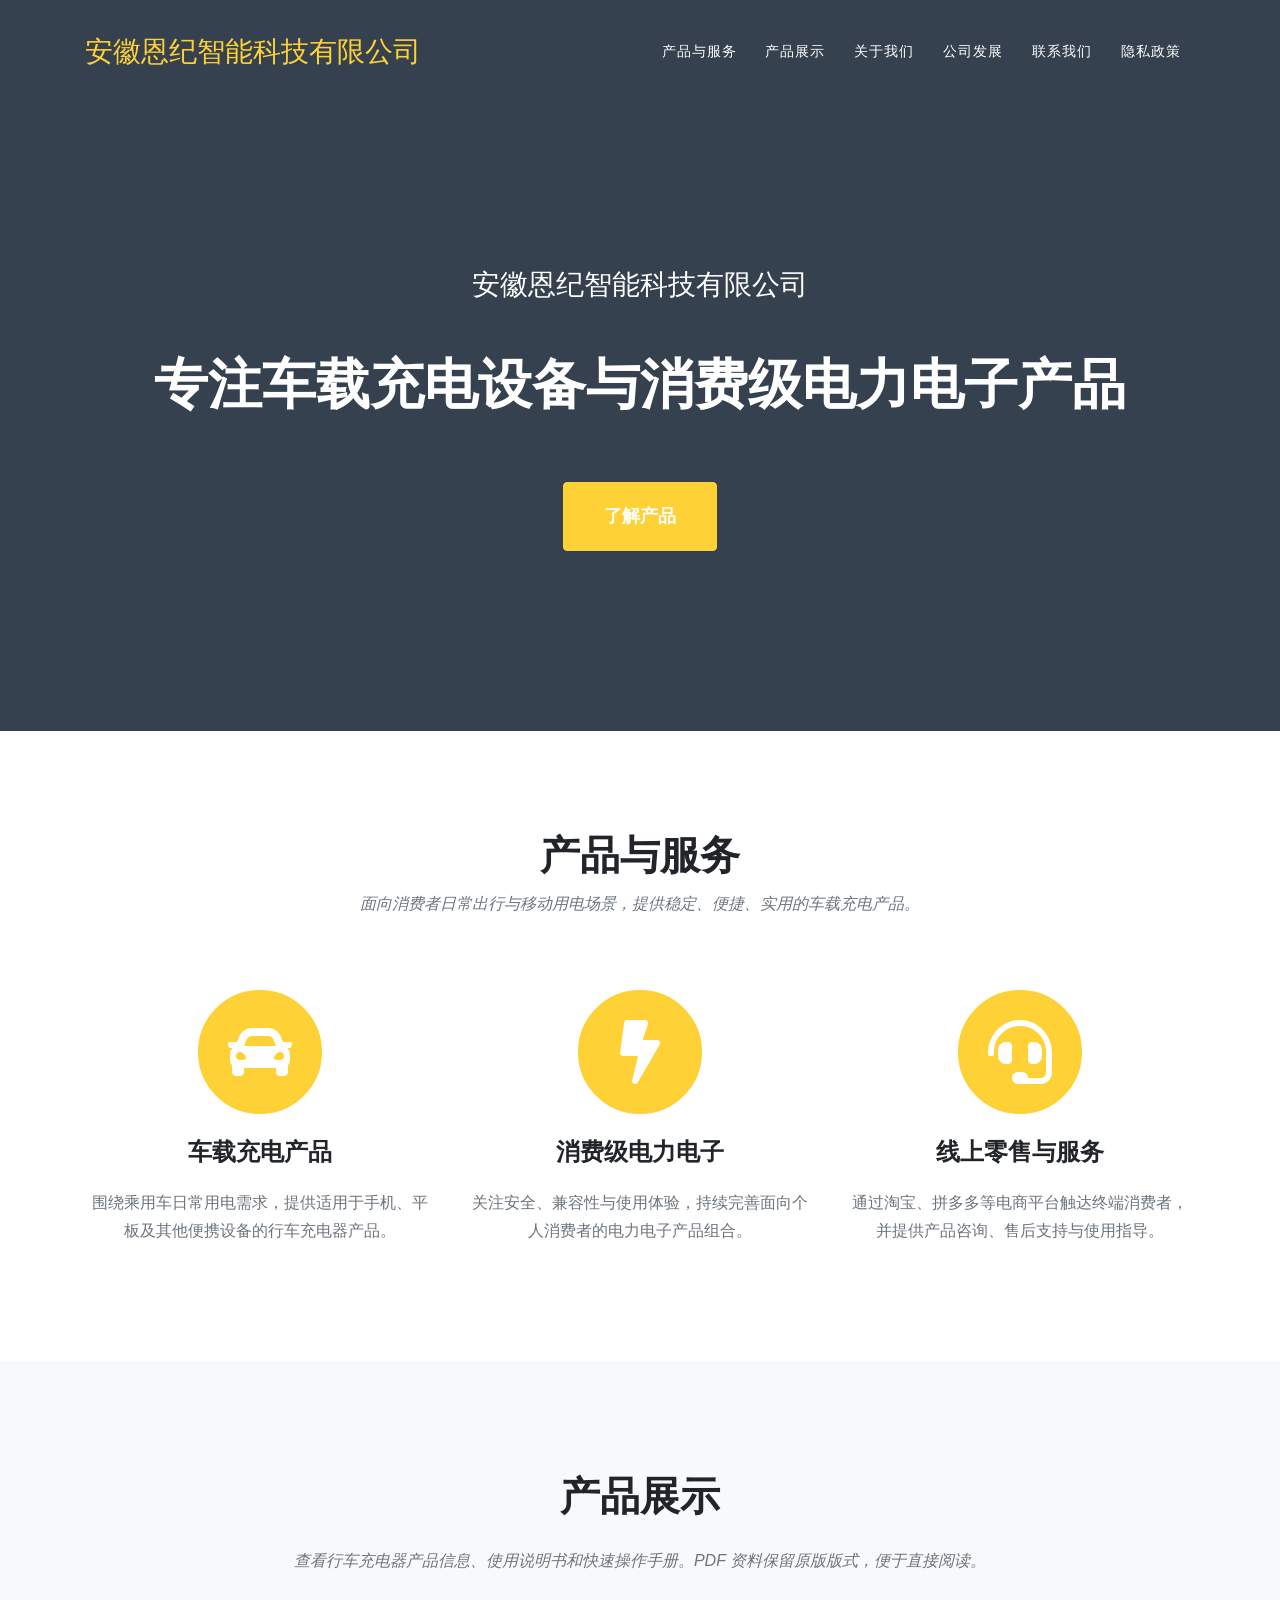
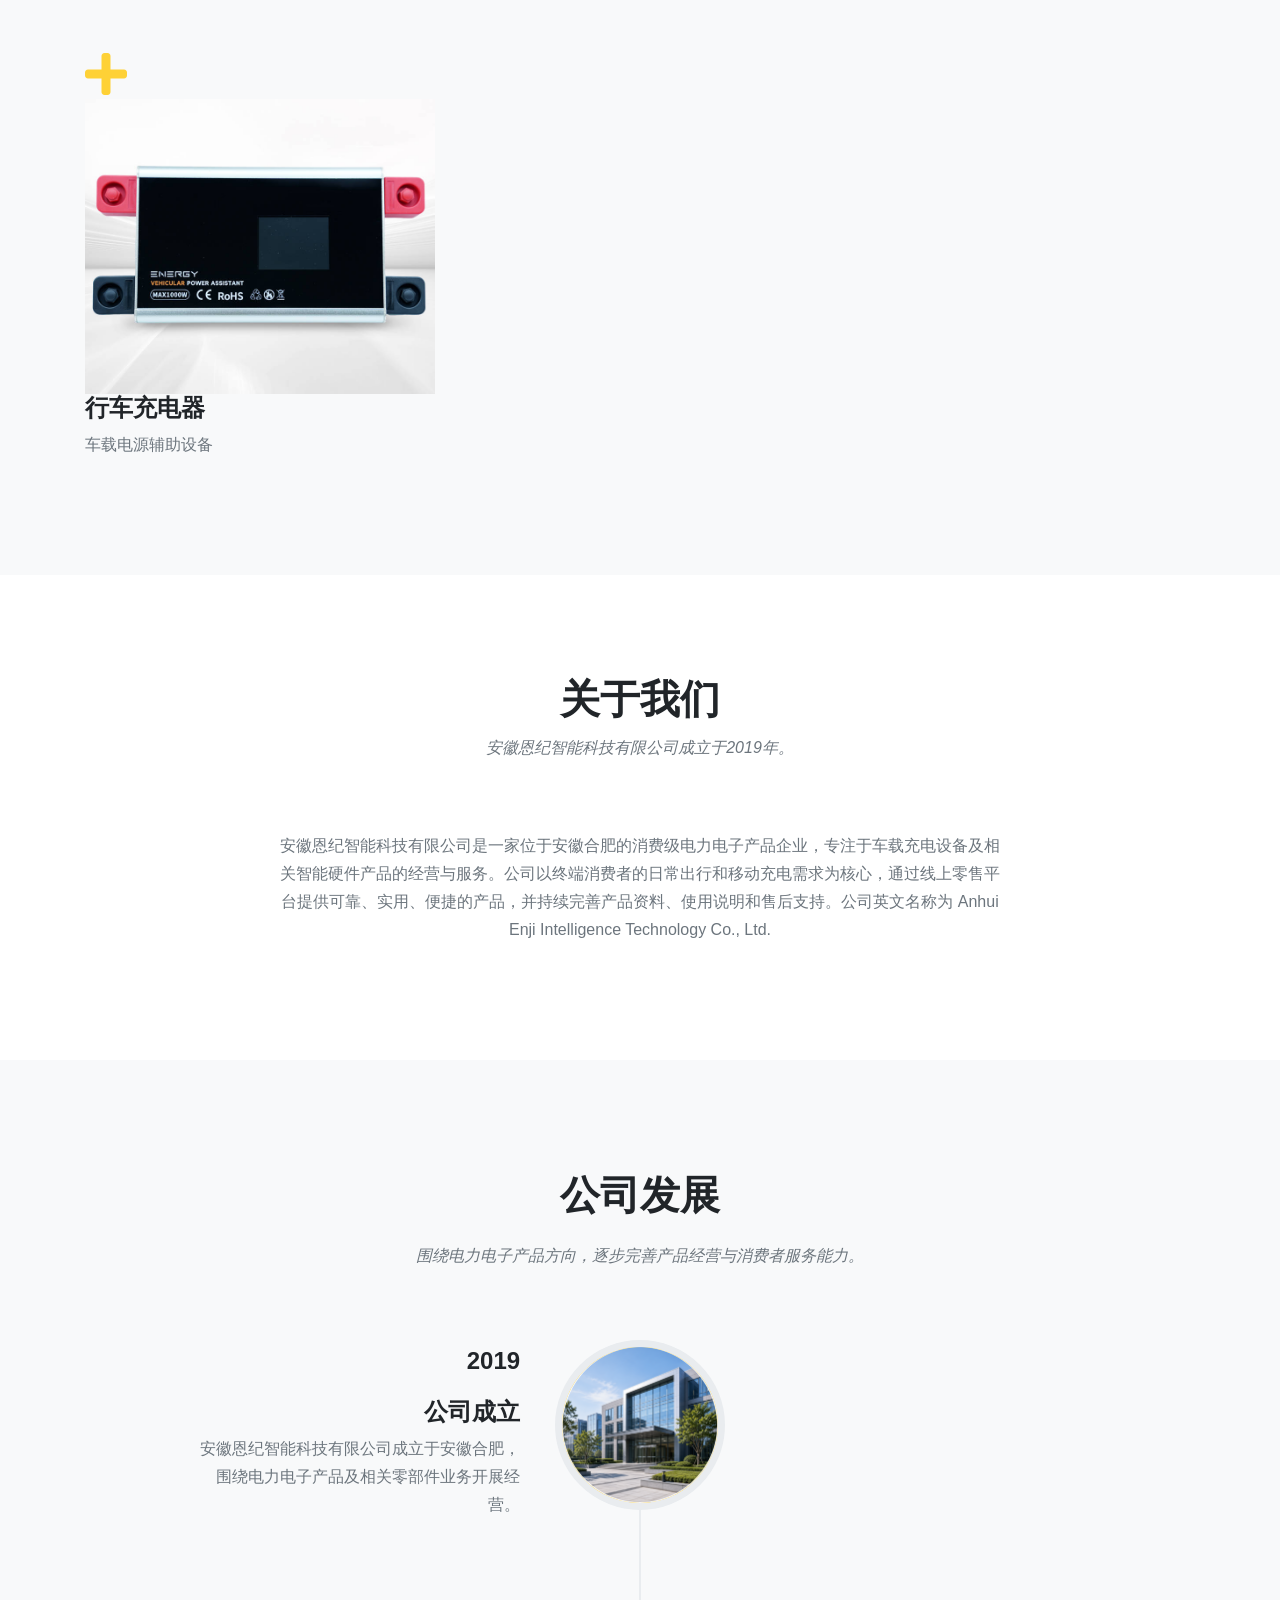
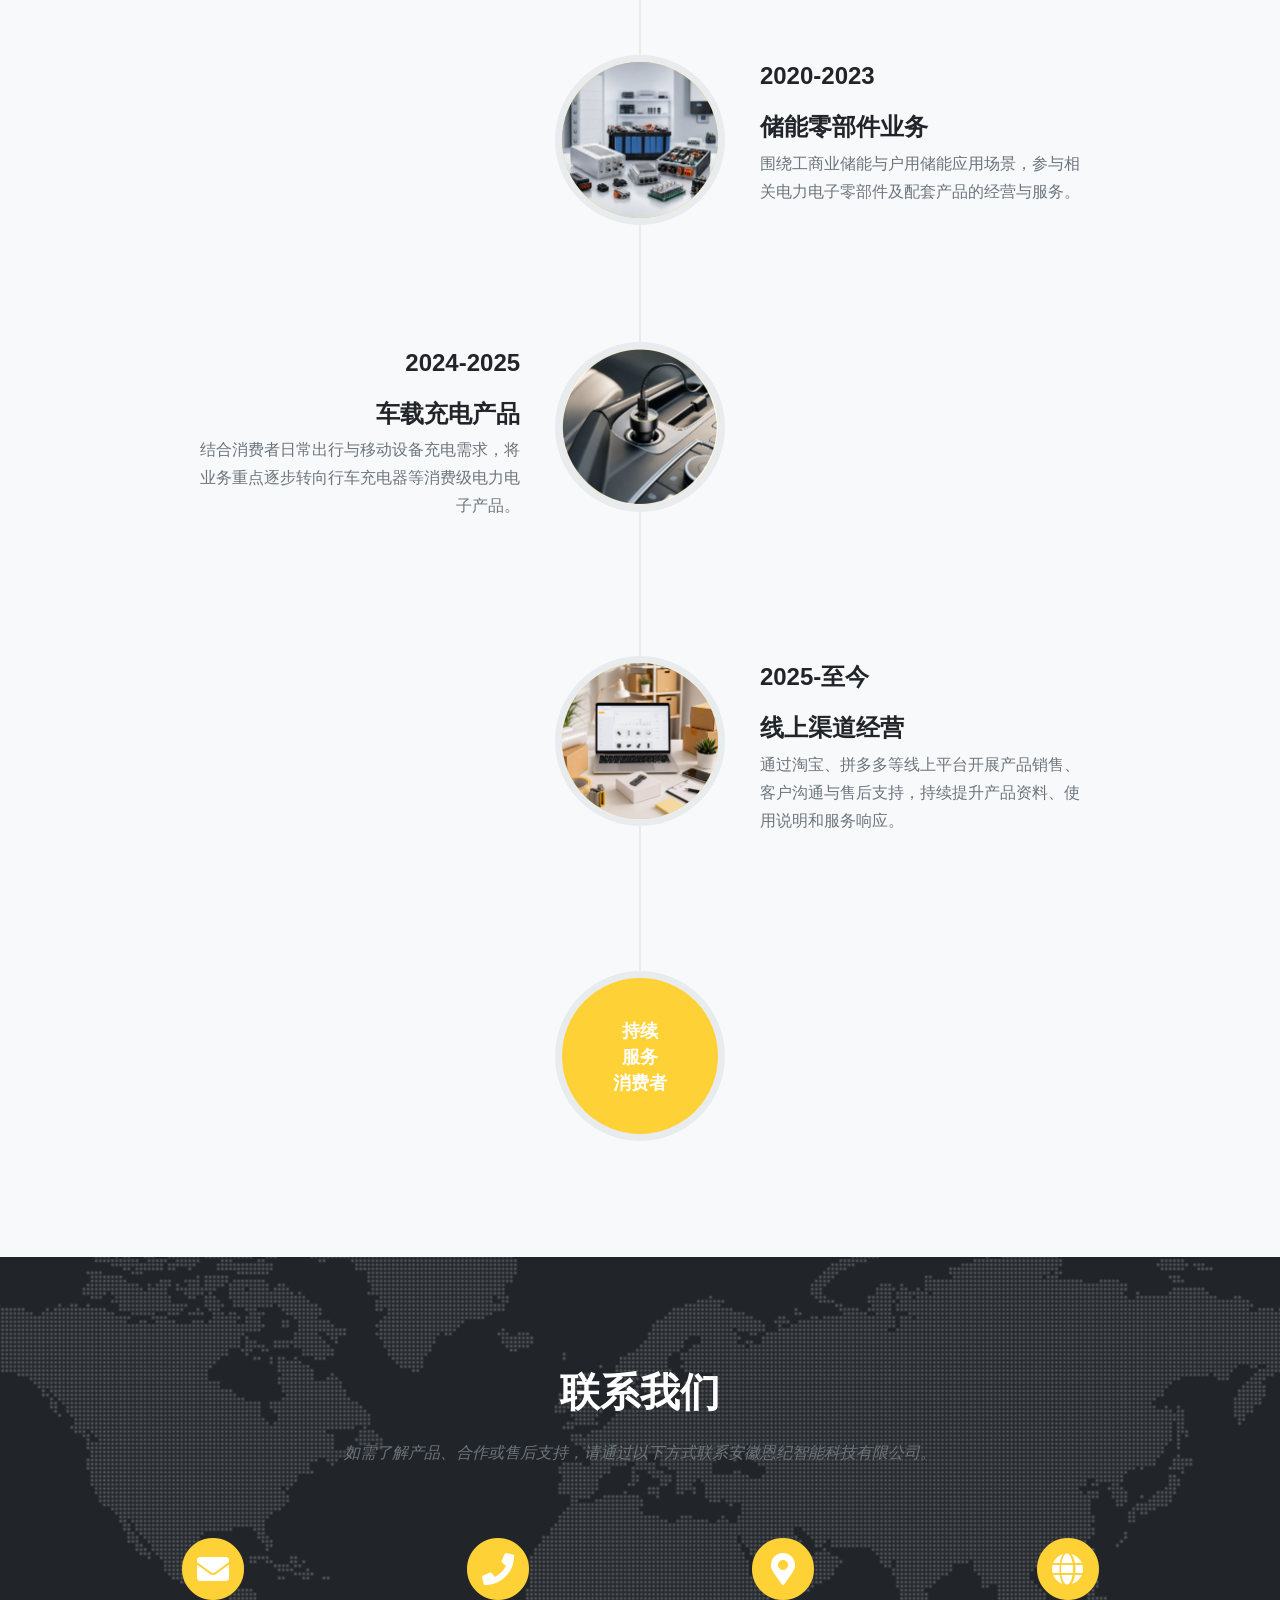
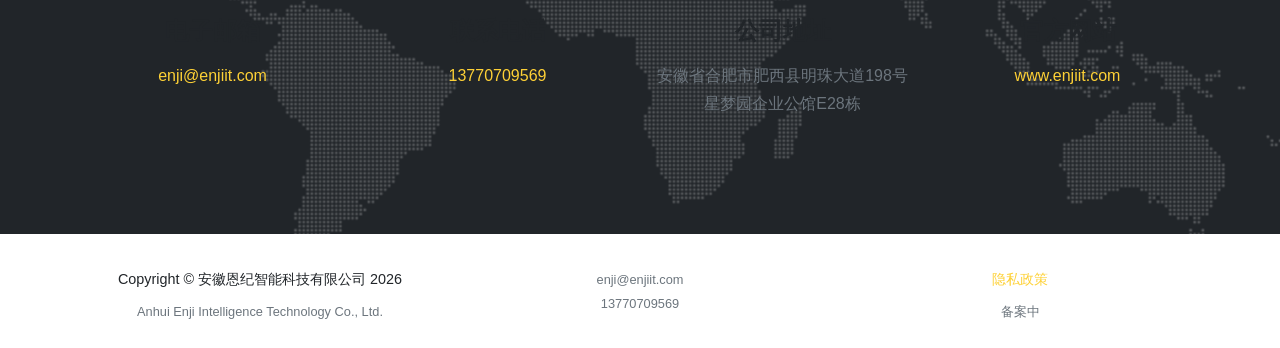
<file: index.html>
<!DOCTYPE html>
<html lang="zh">

  <head>
  

  <meta charset="utf-8">
  <meta name="viewport" content="width=device-width, initial-scale=1, shrink-to-fit=no">
  <meta name="description" content="安徽恩纪智能科技有限公司是一家面向消费者市场的电力电子产品企业，专注车载充电设备及相关智能硬件产品的研发、销售与服务。">
  <meta name="author" content="安徽恩纪智能科技有限公司">
  <link rel="canonical" href="https://www.enjiit.com/">

  <title>安徽恩纪智能科技有限公司</title>

  <!-- Bootstrap core CSS -->
  <link href="assets/css/bootstrap.min.css" rel="stylesheet" />

  <!-- Custom fonts for this template -->
  <link href="assets/css/all.min.css" rel="stylesheet" type="text/css">
  
    <link href="assets/css/all.min.css" rel="stylesheet" type="text/css">
  
  <!-- Custom styles for this theme -->
  <!--<link href="assets/css/agency.min.css" rel="stylesheet">-->
  <link href="assets/css/agency.css" rel="stylesheet" />

  <!-- Page container change top padding when nav shrinks -->
  
</head>


  <body id="page-top">

        <!-- Navigation -->
  <nav class="navbar navbar-expand-lg navbar-dark fixed-top" id="mainNav">
    <div class="container">
	  <a class="navbar-brand js-scroll-trigger" href="#page-top">安徽恩纪智能科技有限公司</a>
      <button class="navbar-toggler navbar-toggler-right" type="button" data-toggle="collapse" data-target="#navbarResponsive" aria-controls="navbarResponsive" aria-expanded="false" aria-label="Toggle navigation">
        Menu
        <i class="fas fa-bars"></i>
      </button>
      <div class="collapse navbar-collapse" id="navbarResponsive">
        <ul class="navbar-nav text-uppercase ml-auto">
        
        
          <li class="nav-item"><a class="nav-link js-scroll-trigger" href="#services">产品与服务</a></li>
        
          <li class="nav-item"><a class="nav-link js-scroll-trigger" href="#products">产品展示</a></li>
        
          <li class="nav-item"><a class="nav-link js-scroll-trigger" href="#about">关于我们</a></li>
        
          <li class="nav-item"><a class="nav-link js-scroll-trigger" href="#timeline">公司发展</a></li>
        
          <li class="nav-item"><a class="nav-link js-scroll-trigger" href="#contact">联系我们</a></li>
        
          <li class="nav-item"><a class="nav-link js-scroll-trigger" href="legal">隐私政策</a></li>
        
        
        </ul>
      </div>
    </div>
  </nav>
  <!-- End Navigation -->
  
  <!-- Header -->
  
  <header class="masthead">
    <div class="container">
      <div class="intro-text"><div class="intro-lead-in"><p>安徽恩纪智能科技有限公司</p>
</div><div class="intro-heading text-uppercase"><p>专注车载充电设备与消费级电力电子产品</p>
</div><a class="btn btn-primary btn-xl text-uppercase js-scroll-trigger" href="#products">了解产品</a></div>
    </div>
  </header>
  
  <!-- End Header -->

<!-- Services -->

  <section class="page-section" id="services">
    <div class="container">
	
      <div class="row">
        <div class="col-lg-12 text-center">
          <h2 class="section-heading text-uppercase">产品与服务</h2>
          
		  <h3 class="section-subheading text-muted">面向消费者日常出行与移动用电场景，提供稳定、便捷、实用的车载充电产品。</h3>
		  
        </div>
      </div>
	  
      <div class="row text-center">
	  
        <div class="col-md-4">
          <span class="fa-stack fa-4x">
            <i class="fas fa-circle fa-stack-2x text-primary"></i>
            <i class="fas fa-car fa-stack-1x fa-inverse"></i>
          </span>
          <h4 class="service-heading"><p>车载充电产品</p>
</h4>
          <div class="text-muted"><p>围绕乘用车日常用电需求，提供适用于手机、平板及其他便携设备的行车充电器产品。</p>
</div>
        </div>
	  
        <div class="col-md-4">
          <span class="fa-stack fa-4x">
            <i class="fas fa-circle fa-stack-2x text-primary"></i>
            <i class="fas fa-bolt fa-stack-1x fa-inverse"></i>
          </span>
          <h4 class="service-heading"><p>消费级电力电子</p>
</h4>
          <div class="text-muted"><p>关注安全、兼容性与使用体验，持续完善面向个人消费者的电力电子产品组合。</p>
</div>
        </div>
	  
        <div class="col-md-4">
          <span class="fa-stack fa-4x">
            <i class="fas fa-circle fa-stack-2x text-primary"></i>
            <i class="fas fa-headset fa-stack-1x fa-inverse"></i>
          </span>
          <h4 class="service-heading"><p>线上零售与服务</p>
</h4>
          <div class="text-muted"><p>通过淘宝、拼多多等电商平台触达终端消费者，并提供产品咨询、售后支持与使用指导。</p>
</div>
        </div>
	  
      </div>
	  
    </div>
  </section>

<!-- End Services -->
<!-- Portfolio Grid -->

<section class="bg-light page-section" id="products">
  <div class="container">
    <div class="row">
      <div class="col-lg-12 text-center">
        <h2 class="section-heading text-uppercase"><p>产品展示</p>
</h2>
        <h3 class="section-subheading text-muted"><p>查看行车充电器产品信息、使用说明书和快速操作手册。PDF 资料保留原版版式，便于直接阅读。</p>
</h3>
      </div>
    </div>
    <div class="row">
	
      <div class="col-md-4 col-sm-6 portfolio-item">
        <a class="portfolio-link" data-toggle="modal" href="#p1">
          <div class="portfolio-hover">
            <div class="portfolio-hover-content">
              <i class="fas fa-plus fa-3x"></i>
            </div>
          </div>
          <img class="img-fluid" src="assets/img/portfolio/car-charger-product.jpg" alt="">
        </a>
        <div class="portfolio-caption">
          <h4>行车充电器</h4>
          <p class="text-muted">车载电源辅助设备</p>
        </div>
      </div>
	
    </div>
  </div>
</section>

<!-- Portfolio Modals -->


<div
  class="portfolio-modal modal fade"
  id="p1"
  tabindex="-1"
  role="dialog"
  aria-hidden="true"
>
  <div class="modal-dialog">
    <div class="modal-content">
      <div class="close-modal" data-dismiss="modal">
        <div class="lr">
          <div class="rl"></div>
        </div>
      </div>
      <div class="container">
        <div class="row">
          <div class="col-lg-8 mx-auto">
            <div class="modal-body">
              <!-- Project Details Go Here -->
              <h2 class="text-uppercase">行车充电器</h2>
              <p class="item-intro text-muted">面向车辆出行和移动用电场景的车载电源辅助产品</p>
              
              <img
                class="img-fluid d-block mx-auto"
                src="assets/img/portfolio/car-charger-product.jpg"
                alt="行车充电器产品展示"
              />
              
              <div class="portfolio-copy"><p>安徽恩纪智能科技有限公司提供面向车辆出行和移动用电场景的车载电源辅助产品，服务个人消费者的日常使用需求。</p>

<p>本页面提供产品图片、使用说明书和快速操作手册。PDF 资料保留原版版式，可直接在线查看。</p>

<ul class="list-inline">
  <li>产品类别: 车载电源辅助设备</li>
  <li>服务对象: 个人消费者</li>
  <li>销售渠道: 淘宝、拼多多等线上平台</li>
</ul>
</div>
              
              <div class="product-documents">
                <h3>产品资料</h3>
                
                <section class="product-document">
                  <div class="product-document-header">
                    <div>
                      <h4>使用说明书</h4>
                      <p>查看产品参数、安装说明、使用注意事项和维护信息。</p>
                    </div>
                    <a class="btn btn-primary" href="assets/docs/user-manual.pdf" target="_blank" rel="noopener">
                      <i class="fas fa-file-pdf"></i>
                      打开使用说明书
                    </a>
                  </div>
                  <object class="pdf-viewer" data="assets/docs/user-manual.pdf" type="application/pdf">
                    <div class="pdf-fallback">
                      <p>当前浏览器无法内嵌显示 PDF。</p>
                      <a href="assets/docs/user-manual.pdf" target="_blank" rel="noopener">打开使用说明书</a>
                    </div>
                  </object>
                </section>
                
                <section class="product-document">
                  <div class="product-document-header">
                    <div>
                      <h4>快速操作手册</h4>
                      <p>查看安装连接、基础操作流程和常见使用提示。</p>
                    </div>
                    <a class="btn btn-primary" href="assets/docs/quick-start-guide.pdf" target="_blank" rel="noopener">
                      <i class="fas fa-file-pdf"></i>
                      打开快速操作手册
                    </a>
                  </div>
                  <object class="pdf-viewer" data="assets/docs/quick-start-guide.pdf" type="application/pdf">
                    <div class="pdf-fallback">
                      <p>当前浏览器无法内嵌显示 PDF。</p>
                      <a href="assets/docs/quick-start-guide.pdf" target="_blank" rel="noopener">打开快速操作手册</a>
                    </div>
                  </object>
                </section>
                
              </div>
              
              <button
                class="btn btn-primary"
                data-dismiss="modal"
                type="button"
              >
                <i class="fas fa-times"></i>
                关闭
              </button>
            </div>
          </div>
        </div>
      </div>
    </div>
  </div>
</div>


<!-- End Portfolio Modals -->


<!-- About -->

<section class="page-section" id="about">
  <div class="container">
    <div class="row">
      <div class="col-lg-12 text-center">
        <h2 class="section-heading text-uppercase">关于我们</h2>
        <h3 class="section-subheading text-muted">安徽恩纪智能科技有限公司成立于2019年。</h3>
      </div>
    </div>
    <div class="row">
      <div class="col-lg-8 mx-auto text-center">
        <div class="large text-muted"><p>安徽恩纪智能科技有限公司是一家位于安徽合肥的消费级电力电子产品企业，专注于车载充电设备及相关智能硬件产品的经营与服务。公司以终端消费者的日常出行和移动充电需求为核心，通过线上零售平台提供可靠、实用、便捷的产品，并持续完善产品资料、使用说明和售后支持。公司英文名称为 Anhui Enji Intelligence Technology Co., Ltd.</p>
</div>
      </div>
    </div>
  </div>
</section>

<!-- End About -->
<!-- About -->

  <section class="bg-light page-section" id="timeline">
    <div class="container">
      <div class="row">
        <div class="col-lg-12 text-center">
          <h2 class="section-heading text-uppercase"><p>公司发展</p>
</h2>
          <h3 class="section-subheading text-muted">围绕电力电子产品方向，逐步完善产品经营与消费者服务能力。</h3>
        </div>
      </div>
      <div class="row">
        <div class="col-lg-12">
          <ul class="timeline">
                <li>
              <div class="timeline-image">
                <img class="rounded-circle img-fluid" src="assets/img/timeline/company-founding.png" alt="公司成立">
              </div>
              <div class="timeline-panel">
                <div class="timeline-heading">
                  <h4><p>2019</p>
</h4>
                  <h4 class="subheading">公司成立</h4>
                </div>
                <div class="timeline-body">
                  <div class="text-muted"><p>安徽恩纪智能科技有限公司成立于安徽合肥，围绕电力电子产品及相关零部件业务开展经营。</p>
</div>
                </div>
              </div>
            </li>
		  
                <li class="timeline-inverted">
              
            <div class="timeline-image">
                <img class="rounded-circle img-fluid" src="assets/img/timeline/energy-storage-components.png" alt="储能零部件">
              </div>
              <div class="timeline-panel">
                <div class="timeline-heading">
                  <h4><p>2020-2023</p>
</h4>
                  <h4 class="subheading">储能零部件业务</h4>
                </div>
                <div class="timeline-body">
                  <div class="text-muted"><p>围绕工商业储能与户用储能应用场景，参与相关电力电子零部件及配套产品的经营与服务。</p>
</div>
                </div>
              </div>
            </li>
		  
                <li>
              <div class="timeline-image">
                <img class="rounded-circle img-fluid" src="assets/img/timeline/car-charger.png" alt="行车充电器">
              </div>
              <div class="timeline-panel">
                <div class="timeline-heading">
                  <h4><p>2024-2025</p>
</h4>
                  <h4 class="subheading">车载充电产品</h4>
                </div>
                <div class="timeline-body">
                  <div class="text-muted"><p>结合消费者日常出行与移动设备充电需求，将业务重点逐步转向行车充电器等消费级电力电子产品。</p>
</div>
                </div>
              </div>
            </li>
		  
                <li class="timeline-inverted">
              
            <div class="timeline-image">
                <img class="rounded-circle img-fluid" src="assets/img/timeline/online-retail.png" alt="线上渠道经营">
              </div>
              <div class="timeline-panel">
                <div class="timeline-heading">
                  <h4><p>2025-至今</p>
</h4>
                  <h4 class="subheading">线上渠道经营</h4>
                </div>
                <div class="timeline-body">
                  <div class="text-muted"><p>通过淘宝、拼多多等线上平台开展产品销售、客户沟通与售后支持，持续提升产品资料、使用说明和服务响应。</p>
</div>
                </div>
              </div>
            </li>
		  	
            
		  	
			<li class="timeline-inverted">
              <div class="timeline-image">
                <h4>持续<br>服务<br>消费者</h4>
              </div>
            </li>
		  

          </ul>
        </div>
      </div>
    </div>
  </section>

<!-- End About -->

<!-- Contact -->

<section class="page-section" id="contact">
  <div class="container">
    <div class="row">
      <div class="col-lg-12 text-center">
        <h2 class="section-heading text-uppercase">
          <p>联系我们</p>
</h2>
        <h3 class="section-subheading text-muted">如需了解产品、合作或售后支持，请通过以下方式联系安徽恩纪智能科技有限公司。</h3>
      </div>
    </div>
    <div class="row text-center">
      <div class="col-md-3">
        <span class="fa-stack fa-2x">
          <i class="fas fa-circle fa-stack-2x text-primary"></i>
          <i class="fas fa-envelope fa-stack-1x fa-inverse"></i>
        </span>
        <h4 class="my-3">电子邮箱</h4>
        <p class="text-muted"><a href="mailto:enji@enjiit.com">enji@enjiit.com</a></p>
      </div>
      <div class="col-md-3">
        <span class="fa-stack fa-2x">
          <i class="fas fa-circle fa-stack-2x text-primary"></i>
          <i class="fas fa-phone fa-stack-1x fa-inverse"></i>
        </span>
        <h4 class="my-3">联系电话</h4>
        <p class="text-muted"><a href="tel:13770709569">13770709569</a></p>
      </div>
      <div class="col-md-3">
        <span class="fa-stack fa-2x">
          <i class="fas fa-circle fa-stack-2x text-primary"></i>
          <i class="fas fa-map-marker-alt fa-stack-1x fa-inverse"></i>
        </span>
        <h4 class="my-3">公司地址</h4>
        <p class="text-muted">安徽省合肥市肥西县明珠大道198号星梦园企业公馆E28栋</p>
      </div>
      <div class="col-md-3">
        <span class="fa-stack fa-2x">
          <i class="fas fa-circle fa-stack-2x text-primary"></i>
          <i class="fas fa-globe fa-stack-1x fa-inverse"></i>
        </span>
        <h4 class="my-3">官方网站</h4>
        <p class="text-muted"><a href="https://www.enjiit.com">www.enjiit.com</a></p>
      </div>
    </div>
  </div>
</section>

<!-- End Contact -->



	  <!-- Footer -->
<footer class="footer" id="footer" style="background-color: white">
  <div class="container">
    
    <div class="row align-items-center">
      <div class="col-md-4">
        <span class="copyright"
          >Copyright &copy; 安徽恩纪智能科技有限公司 2026</span
        ><br>
        <small class="text-muted">Anhui Enji Intelligence Technology Co., Ltd.</small>
      </div>
      <div class="col-md-4">
        <small class="text-muted">
          enji@enjiit.com<br>
          13770709569
        </small>
      </div>
      <div class="col-md-4">
        <ul class="list-inline quicklinks">
          <li class="list-inline-item">
            <a href="legal"
              >隐私政策</a
            >
          </li>
        </ul>
        <small class="text-muted">备案中</small>
      </div>
    </div>
    
  </div>
</footer>

<!-- End Footer -->


	  <!-- Bootstrap core JavaScript -->
	  <script src="assets/js/jquery.min.js"></script>
	  <script src="assets/js/bootstrap.bundle.min.js"></script>

	  <!-- Plugin JavaScript -->
	  <script src="assets/js/jquery.easing.min.js"></script>

	  <!-- Contact form JavaScript -->
	  <script src="assets/js/jqBootstrapValidation.js"></script>
	  <script src="assets/js/contact_me.js"></script>

	  <!-- Custom scripts for this template -->
	  <script src="assets/js/agency.min.js"></script>

  </body>
</html>
</file>
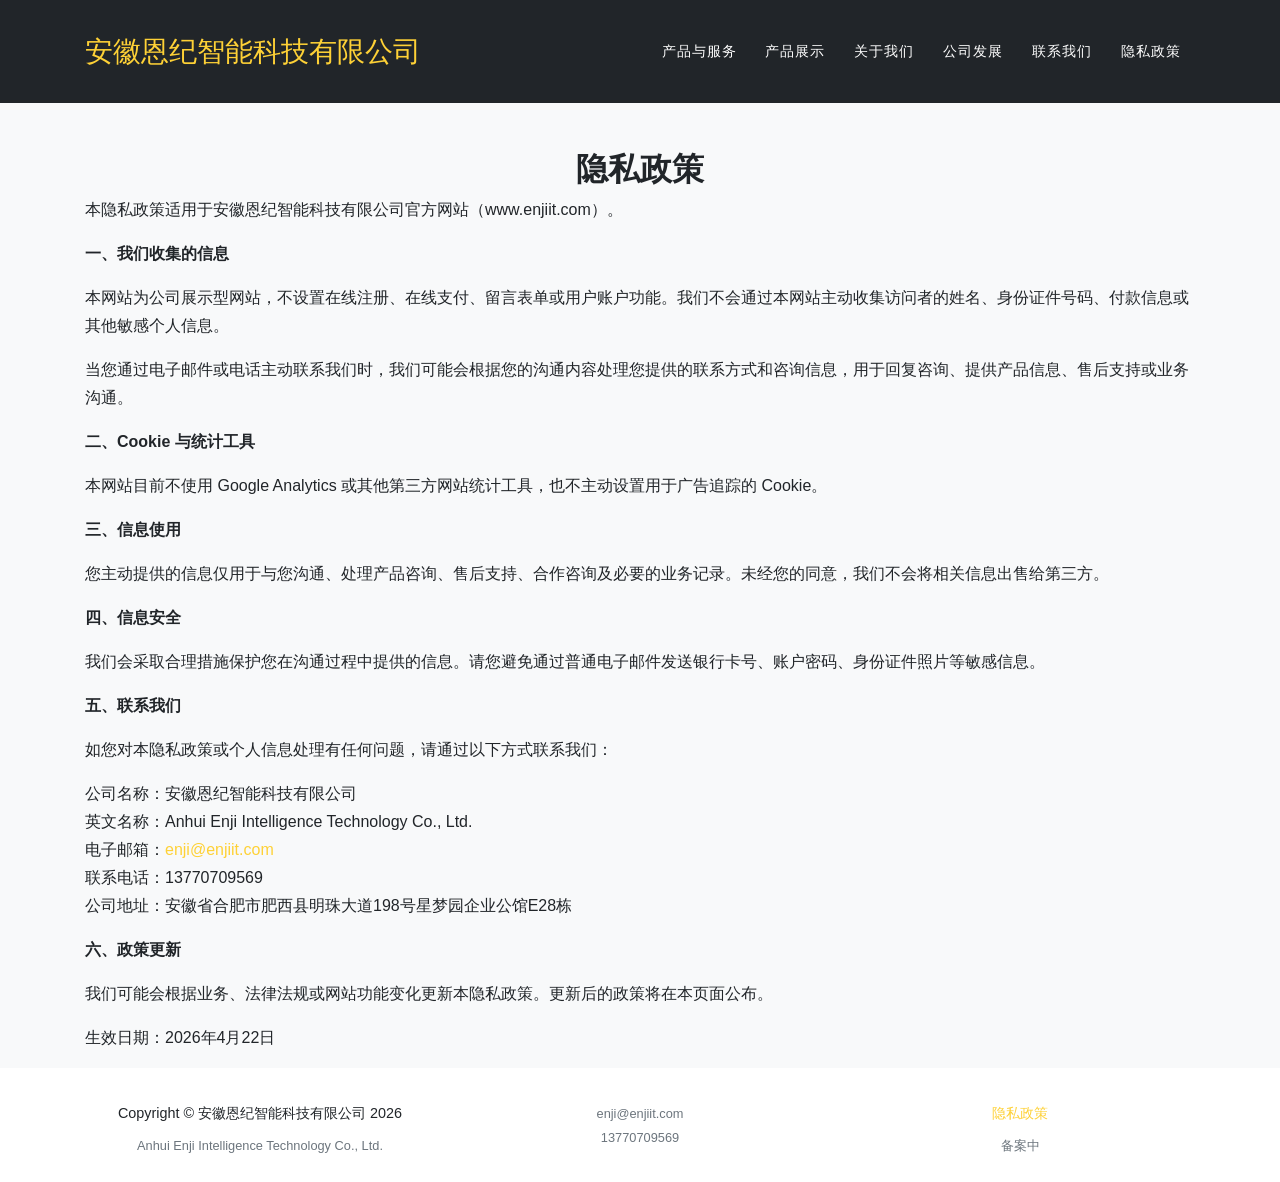
<file: legal.html>
<!DOCTYPE html>
<html lang="zh">

  <head>
  

  <meta charset="utf-8">
  <meta name="viewport" content="width=device-width, initial-scale=1, shrink-to-fit=no">
  <meta name="description" content="安徽恩纪智能科技有限公司是一家面向消费者市场的电力电子产品企业，专注车载充电设备及相关智能硬件产品的研发、销售与服务。">
  <meta name="author" content="安徽恩纪智能科技有限公司">
  <link rel="canonical" href="https://www.enjiit.com/legal.html">

  <title>隐私政策 | 安徽恩纪智能科技有限公司</title>

  <!-- Bootstrap core CSS -->
  <link href="assets/css/bootstrap.min.css" rel="stylesheet" />

  <!-- Custom fonts for this template -->
  <link href="assets/css/all.min.css" rel="stylesheet" type="text/css">
  
    <link href="assets/css/all.min.css" rel="stylesheet" type="text/css">
  
  <!-- Custom styles for this theme -->
  <!--<link href="assets/css/agency.min.css" rel="stylesheet">-->
  <link href="assets/css/agency.css" rel="stylesheet" />

  <!-- Page container change top padding when nav shrinks -->
  
  <style>
    #pagecontainer {
      padding-top: 150px;
    }
    @media only screen and (max-width: 991px) {
      #pagecontainer {
        padding-top: 100px;
      }
    }
  </style>
  
</head>


  <body id="page-top">

      <!-- Navigation -->
<nav
  class="navbar navbar-expand-lg navbar-dark fixed-top"
  id="mainNav"
  style="background-color: #212529"
>
  <div class="container">
    <a class="navbar-brand js-scroll-trigger" href="/#">安徽恩纪智能科技有限公司</a>
    <button
      class="navbar-toggler navbar-toggler-right"
      type="button"
      data-toggle="collapse"
      data-target="#navbarResponsive"
      aria-controls="navbarResponsive"
      aria-expanded="false"
      aria-label="Toggle navigation"
    >
      Menu<i class="fas fa-bars"></i>
    </button>
    <div class="collapse navbar-collapse" id="navbarResponsive">
      <ul class="navbar-nav text-uppercase ml-auto">
      <li class="nav-item"><a
            class="nav-link js-scroll-trigger"
            href="/#services"
            >产品与服务</a
          ></li><li class="nav-item"><a
            class="nav-link js-scroll-trigger"
            href="/#products"
            >产品展示</a
          ></li><li class="nav-item"><a
            class="nav-link js-scroll-trigger"
            href="/#about"
            >关于我们</a
          ></li><li class="nav-item"><a
            class="nav-link js-scroll-trigger"
            href="/#timeline"
            >公司发展</a
          ></li><li class="nav-item"><a
            class="nav-link js-scroll-trigger"
            href="/#contact"
            >联系我们</a
          ></li><li class="nav-item"><a class="nav-link js-scroll-trigger" href="legal"
            >隐私政策</a
          ></li>
      </ul>
    </div>
  </div>
</nav>
<!-- End Navigation -->



<script>
document.getElementById("page-top").className="bg-light";
</script>


<div class="container" id="pagecontainer">
<div class="col-lg-12 text-center">
  <h2 class="section-heading text-uppercase">隐私政策</h2>
</div>

<p>本隐私政策适用于安徽恩纪智能科技有限公司官方网站（www.enjiit.com）。</p>

<p><strong>一、我们收集的信息</strong></p>

<p>本网站为公司展示型网站，不设置在线注册、在线支付、留言表单或用户账户功能。我们不会通过本网站主动收集访问者的姓名、身份证件号码、付款信息或其他敏感个人信息。</p>

<p>当您通过电子邮件或电话主动联系我们时，我们可能会根据您的沟通内容处理您提供的联系方式和咨询信息，用于回复咨询、提供产品信息、售后支持或业务沟通。</p>

<p><strong>二、Cookie 与统计工具</strong></p>

<p>本网站目前不使用 Google Analytics 或其他第三方网站统计工具，也不主动设置用于广告追踪的 Cookie。</p>

<p><strong>三、信息使用</strong></p>

<p>您主动提供的信息仅用于与您沟通、处理产品咨询、售后支持、合作咨询及必要的业务记录。未经您的同意，我们不会将相关信息出售给第三方。</p>

<p><strong>四、信息安全</strong></p>

<p>我们会采取合理措施保护您在沟通过程中提供的信息。请您避免通过普通电子邮件发送银行卡号、账户密码、身份证件照片等敏感信息。</p>

<p><strong>五、联系我们</strong></p>

<p>如您对本隐私政策或个人信息处理有任何问题，请通过以下方式联系我们：</p>

<p>公司名称：安徽恩纪智能科技有限公司<br />
英文名称：Anhui Enji Intelligence Technology Co., Ltd.<br />
电子邮箱：<a href="mailto:enji@enjiit.com">enji@enjiit.com</a><br />
联系电话：13770709569<br />
公司地址：安徽省合肥市肥西县明珠大道198号星梦园企业公馆E28栋</p>

<p><strong>六、政策更新</strong></p>

<p>我们可能会根据业务、法律法规或网站功能变化更新本隐私政策。更新后的政策将在本页面公布。</p>

<p>生效日期：2026年4月22日</p>

</div>


	  <!-- Footer -->
<footer class="footer" id="footer" style="background-color: white">
  <div class="container">
    
    <div class="row align-items-center">
      <div class="col-md-4">
        <span class="copyright"
          >Copyright &copy; 安徽恩纪智能科技有限公司 2026</span
        ><br>
        <small class="text-muted">Anhui Enji Intelligence Technology Co., Ltd.</small>
      </div>
      <div class="col-md-4">
        <small class="text-muted">
          enji@enjiit.com<br>
          13770709569
        </small>
      </div>
      <div class="col-md-4">
        <ul class="list-inline quicklinks">
          <li class="list-inline-item">
            <a href="legal"
              >隐私政策</a
            >
          </li>
        </ul>
        <small class="text-muted">备案中</small>
      </div>
    </div>
    
  </div>
</footer>

<script>
  fixPageShort();
  function fixPageShort() {
    if (window.innerHeight > document.body.offsetHeight) {
      document.getElementById("footer").style.position = "fixed";
      document.getElementById("footer").style.bottom = 0;
      document.getElementById("footer").style.right = 0;
      document.getElementById("footer").style.left = 0;
      document.getElementById("footer").style.width = "100%";
    }
  }
</script>

<!-- End Footer -->


	  <!-- Bootstrap core JavaScript -->
	  <script src="assets/js/jquery.min.js"></script>
	  <script src="assets/js/bootstrap.bundle.min.js"></script>

	  <!-- Plugin JavaScript -->
	  <script src="assets/js/jquery.easing.min.js"></script>

	  <!-- Contact form JavaScript -->
	  <script src="assets/js/jqBootstrapValidation.js"></script>
	  <script src="assets/js/contact_me.js"></script>

	  <!-- Custom scripts for this template -->
	  <script src="assets/js/agency.min.js"></script>

  </body>
</html>
</file>
<file: assets/css/agency.css>
body {
  overflow-x: hidden;
  font-family: "Arial", -apple-system, BlinkMacSystemFont, "Segoe UI", Roboto, "Helvetica Neue", Arial, sans-serif, "Apple Color Emoji", "Segoe UI Emoji", "Segoe UI Symbol", "Noto Color Emoji";
}

p {
  line-height: 1.75;
}

a {
  color: #fed136;
}
a:hover {
  color: rgb(253.7475247525, 197.3861386139, 3.2524752475);
}

.text-primary {
  color: #fed136 !important;
}

h1,
h2,
h3,
h4,
h5,
h6 {
  font-weight: 700;
  font-family: "Arial", -apple-system, BlinkMacSystemFont, "Segoe UI", Roboto, "Helvetica Neue", Arial, sans-serif, "Apple Color Emoji", "Segoe UI Emoji", "Segoe UI Symbol", "Noto Color Emoji";
}

.page-section {
  padding: 100px 0;
}
.page-section h2.section-heading {
  font-size: 40px;
  margin-top: 0;
  margin-bottom: 15px;
}
.page-section h3.section-subheading {
  font-size: 16px;
  font-weight: 400;
  font-style: italic;
  margin-bottom: 75px;
  text-transform: none;
  font-family: "Arial", -apple-system, BlinkMacSystemFont, "Segoe UI", Roboto, "Helvetica Neue", Arial, sans-serif, "Apple Color Emoji", "Segoe UI Emoji", "Segoe UI Symbol", "Noto Color Emoji";
}

@media (min-width: 768px) {
  section {
    padding: 150px 0;
  }
}
::-moz-selection {
  background: #fed136;
  text-shadow: none;
}

::selection {
  background: #fed136;
  text-shadow: none;
}

img::selection {
  background: transparent;
}

img::-moz-selection {
  background: transparent;
}

.btn {
  font-family: "Arial", -apple-system, BlinkMacSystemFont, "Segoe UI", Roboto, "Helvetica Neue", Arial, sans-serif, "Apple Color Emoji", "Segoe UI Emoji", "Segoe UI Symbol", "Noto Color Emoji";
  font-weight: 700;
}

.btn-xl {
  font-size: 18px;
  padding: 20px 40px;
}

.btn-primary {
  background-color: #fed136;
  border-color: #fed136;
}
.btn-primary:active, .btn-primary:focus, .btn-primary:hover {
  background-color: rgb(253.8106435644, 200.2896039604, 15.9393564356) !important;
  border-color: rgb(253.8106435644, 200.2896039604, 15.9393564356) !important;
  color: white;
}
.btn-primary:active, .btn-primary:focus {
  box-shadow: 0 0 0 0.2rem rgba(254, 209, 55, 0.5) !important;
}

#mainNav {
  background-color: #212529;
}
#mainNav .navbar-toggler {
  font-size: 12px;
  right: 0;
  padding: 13px;
  text-transform: uppercase;
  color: white;
  border: 0;
  background-color: #fed136;
  font-family: "Arial", -apple-system, BlinkMacSystemFont, "Segoe UI", Roboto, "Helvetica Neue", Arial, sans-serif, "Apple Color Emoji", "Segoe UI Emoji", "Segoe UI Symbol", "Noto Color Emoji";
}
#mainNav .navbar-brand {
  color: #fed136;
  font-family: "Arial", -apple-system, BlinkMacSystemFont, "Segoe UI", Roboto, "Helvetica Neue", Arial, sans-serif, "Apple Color Emoji", "Segoe UI Emoji", "Segoe UI Symbol", "Noto Color Emoji";
}
#mainNav .navbar-brand.active, #mainNav .navbar-brand:active, #mainNav .navbar-brand:focus, #mainNav .navbar-brand:hover {
  color: rgb(253.7475247525, 197.3861386139, 3.2524752475);
}
#mainNav .navbar-nav .nav-item .nav-link {
  font-size: 90%;
  font-weight: 400;
  padding: 0.75em 0;
  letter-spacing: 1px;
  color: white;
  font-family: "Arial", -apple-system, BlinkMacSystemFont, "Segoe UI", Roboto, "Helvetica Neue", Arial, sans-serif, "Apple Color Emoji", "Segoe UI Emoji", "Segoe UI Symbol", "Noto Color Emoji";
}
#mainNav .navbar-nav .nav-item .nav-link.active, #mainNav .navbar-nav .nav-item .nav-link:hover {
  color: #fed136;
}

@media (min-width: 992px) {
  #mainNav {
    padding-top: 25px;
    padding-bottom: 25px;
    -webkit-transition: padding-top 0.3s, padding-bottom 0.3s;
    -moz-transition: padding-top 0.3s, padding-bottom 0.3s;
    transition: padding-top 0.3s, padding-bottom 0.3s;
    border: none;
    background-color: transparent;
  }
  #mainNav .navbar-brand {
    font-size: 1.75em;
    -webkit-transition: all 0.3s;
    -moz-transition: all 0.3s;
    transition: all 0.3s;
  }
  #mainNav .navbar-nav .nav-item .nav-link {
    padding: 1.1em 1em !important;
  }
  #mainNav.navbar-shrink {
    padding-top: 0;
    padding-bottom: 0;
    background-color: #212529;
  }
  #mainNav.navbar-shrink .navbar-brand {
    font-size: 1.25em;
    padding: 12px 0;
  }
}
#scrolling-clients {
  display: flex;
  flex-wrap: nowrap;
  overflow-x: scroll;
  overflow-y: hidden;
}

#col-md-3 col-sm-6 {
  flex: 0 0 auto;
}

header.masthead {
  text-align: center;
  color: white;
  background-color: #35414f;
  background-image: none;
  background-repeat: no-repeat;
  background-attachment: scroll;
  background-position: center center;
  background-size: cover;
}
header.masthead .intro-text {
  max-width: 980px;
  margin-right: auto;
  margin-left: auto;
  padding-top: 150px;
  padding-bottom: 100px;
}
header.masthead .intro-text .intro-lead-in {
  font-size: 20px;
  font-style: normal;
  line-height: 1.5;
  margin-bottom: 25px;
  font-family: "Arial", -apple-system, BlinkMacSystemFont, "Segoe UI", Roboto, "Helvetica Neue", Arial, sans-serif, "Apple Color Emoji", "Segoe UI Emoji", "Segoe UI Symbol", "Noto Color Emoji";
}
header.masthead .intro-text .intro-heading {
  font-size: 36px;
  font-weight: 700;
  line-height: 1.25;
  margin-bottom: 36px;
  font-family: "Arial", -apple-system, BlinkMacSystemFont, "Segoe UI", Roboto, "Helvetica Neue", Arial, sans-serif, "Apple Color Emoji", "Segoe UI Emoji", "Segoe UI Symbol", "Noto Color Emoji";
}
header.masthead .intro-text .intro-lead-in p,
header.masthead .intro-text .intro-heading p {
  margin-bottom: 0;
}

@media (min-width: 768px) {
  header.masthead .intro-text {
    padding-top: 260px;
    padding-bottom: 180px;
  }
  header.masthead .intro-text .intro-lead-in {
    font-size: 28px;
    font-style: normal;
    line-height: 1.5;
    margin-bottom: 28px;
    font-family: "Arial", -apple-system, BlinkMacSystemFont, "Segoe UI", Roboto, "Helvetica Neue", Arial, sans-serif, "Apple Color Emoji", "Segoe UI Emoji", "Segoe UI Symbol", "Noto Color Emoji";
  }
  header.masthead .intro-text .intro-heading {
    font-size: 54px;
    font-weight: 700;
    line-height: 1.2;
    margin-bottom: 50px;
    font-family: "Arial", -apple-system, BlinkMacSystemFont, "Segoe UI", Roboto, "Helvetica Neue", Arial, sans-serif, "Apple Color Emoji", "Segoe UI Emoji", "Segoe UI Symbol", "Noto Color Emoji";
  }
}
.service-heading {
  margin: 15px 0;
  text-transform: none;
}

#portfolio .portfolio-item {
  right: 0;
  margin: 0 0 15px;
}
#portfolio .portfolio-item .portfolio-link {
  position: relative;
  display: block;
  max-width: 400px;
  margin: 0 auto;
  cursor: pointer;
}
#portfolio .portfolio-item .portfolio-link .portfolio-hover {
  position: absolute;
  width: 100%;
  height: 100%;
  -webkit-transition: all ease 0.5s;
  -moz-transition: all ease 0.5s;
  transition: all ease 0.5s;
  opacity: 0;
  background: rgba(254, 209, 54, 0.9);
}
#portfolio .portfolio-item .portfolio-link .portfolio-hover:hover {
  opacity: 1;
}
#portfolio .portfolio-item .portfolio-link .portfolio-hover .portfolio-hover-content {
  font-size: 20px;
  position: absolute;
  top: 50%;
  width: 100%;
  height: 20px;
  margin-top: -12px;
  text-align: center;
  color: white;
}
#portfolio .portfolio-item .portfolio-link .portfolio-hover .portfolio-hover-content i {
  margin-top: -12px;
}
#portfolio .portfolio-item .portfolio-link .portfolio-hover .portfolio-hover-content h3,
#portfolio .portfolio-item .portfolio-link .portfolio-hover .portfolio-hover-content h4 {
  margin: 0;
}
#portfolio .portfolio-item .portfolio-caption {
  max-width: 400px;
  margin: 0 auto;
  padding: 25px;
  text-align: center;
  background-color: #fff;
}
#portfolio .portfolio-item .portfolio-caption h4 {
  margin: 0;
  text-transform: none;
}
#portfolio .portfolio-item .portfolio-caption p {
  font-size: 16px;
  font-style: italic;
  margin: 0;
  font-family: "Arial", -apple-system, BlinkMacSystemFont, "Segoe UI", Roboto, "Helvetica Neue", Arial, sans-serif, "Apple Color Emoji", "Segoe UI Emoji", "Segoe UI Symbol", "Noto Color Emoji";
}
#portfolio * {
  z-index: 2;
}

@media (min-width: 767px) {
  #portfolio .portfolio-item {
    margin: 0 0 30px;
  }
}
.portfolio-modal .modal-dialog {
  margin: 1rem;
  max-width: 100vw;
}
.portfolio-modal .modal-content {
  padding: 100px 0;
  text-align: center;
}
.portfolio-modal .modal-content h2 {
  font-size: 3em;
  margin-bottom: 15px;
}
.portfolio-modal .modal-content p {
  margin-bottom: 30px;
}
.portfolio-modal .modal-content p.item-intro {
  font-size: 16px;
  font-style: italic;
  margin: 20px 0 30px;
  font-family: "Arial", -apple-system, BlinkMacSystemFont, "Segoe UI", Roboto, "Helvetica Neue", Arial, sans-serif, "Apple Color Emoji", "Segoe UI Emoji", "Segoe UI Symbol", "Noto Color Emoji";
}
.portfolio-modal .modal-content ul.list-inline {
  margin-top: 0;
  margin-bottom: 30px;
}
.portfolio-modal .modal-content img {
  margin-bottom: 30px;
}
.portfolio-modal .modal-content .pdf-actions {
  margin-bottom: 24px;
}
.portfolio-modal .modal-content .pdf-viewer {
  width: 100%;
  height: min(72vh, 760px);
  min-height: 520px;
  margin-bottom: 30px;
  border: 1px solid #dee2e6;
  background-color: #fff;
}
.portfolio-modal .modal-content .pdf-fallback {
  padding: 40px;
  border: 1px solid #dee2e6;
  background-color: #f8f9fa;
}
.portfolio-modal .modal-content .portfolio-copy {
  max-width: 760px;
  margin: 0 auto 30px;
  text-align: left;
}
.portfolio-modal .modal-content .portfolio-copy p {
  margin-bottom: 16px;
}
.portfolio-modal .modal-content .product-documents {
  max-width: 980px;
  margin: 0 auto 40px;
  text-align: left;
}
.portfolio-modal .modal-content .product-documents h3 {
  margin-bottom: 24px;
  text-align: center;
}
.portfolio-modal .modal-content .product-document {
  margin-bottom: 36px;
  padding-top: 4px;
  border-top: 1px solid #dee2e6;
}
.portfolio-modal .modal-content .product-document-header {
  display: flex;
  align-items: center;
  justify-content: space-between;
  gap: 24px;
  margin: 24px 0;
}
.portfolio-modal .modal-content .product-document-header h4 {
  margin-bottom: 8px;
}
.portfolio-modal .modal-content .product-document-header p {
  margin-bottom: 0;
  color: #868e96;
}
.portfolio-modal .modal-content .product-document-header .btn {
  flex: 0 0 auto;
}
.portfolio-modal .modal-content button {
  cursor: pointer;
}
.portfolio-modal .close-modal {
  position: absolute;
  top: 25px;
  right: 25px;
  width: 75px;
  height: 75px;
  cursor: pointer;
  background-color: transparent;
}
.portfolio-modal .close-modal:hover {
  opacity: 0.3;
}
.portfolio-modal .close-modal .lr {
  /* Safari and Chrome */
  z-index: 1051;
  width: 1px;
  height: 75px;
  margin-left: 35px;
  /* IE 9 */
  -webkit-transform: rotate(45deg);
  -ms-transform: rotate(45deg);
  transform: rotate(45deg);
  background-color: #212529;
}
.portfolio-modal .close-modal .lr .rl {
  /* Safari and Chrome */
  z-index: 1052;
  width: 1px;
  height: 75px;
  /* IE 9 */
  -webkit-transform: rotate(90deg);
  -ms-transform: rotate(90deg);
  transform: rotate(90deg);
  background-color: #212529;
}

@media (max-width: 767px) {
  .portfolio-modal .modal-content {
    padding: 70px 0;
  }
  .portfolio-modal .modal-content h2 {
    font-size: 2em;
  }
  .portfolio-modal .modal-content .pdf-viewer {
    min-height: 420px;
  }
  .portfolio-modal .modal-content .product-document-header {
    display: block;
  }
  .portfolio-modal .modal-content .product-document-header .btn {
    margin-top: 16px;
  }
}
.timeline {
  position: relative;
  padding: 0;
  list-style: none;
}
.timeline:before {
  position: absolute;
  top: 0;
  bottom: 0;
  left: 40px;
  width: 2px;
  margin-left: -1.5px;
  content: "";
  background-color: #e9ecef;
}
.timeline > li {
  position: relative;
  min-height: 50px;
  margin-bottom: 50px;
}
.timeline > li:after, .timeline > li:before {
  display: table;
  content: " ";
}
.timeline > li:after {
  clear: both;
}
.timeline > li .timeline-panel {
  position: relative;
  float: right;
  width: 100%;
  padding: 0 20px 0 100px;
  text-align: left;
}
.timeline > li .timeline-panel:before {
  right: auto;
  left: -15px;
  border-right-width: 15px;
  border-left-width: 0;
}
.timeline > li .timeline-panel:after {
  right: auto;
  left: -14px;
  border-right-width: 14px;
  border-left-width: 0;
}
.timeline > li .timeline-image {
  position: absolute;
  z-index: 100;
  left: 0;
  width: 80px;
  height: 80px;
  margin-left: 0;
  text-align: center;
  color: #fff;
  border: 7px solid #e9ecef;
  border-radius: 100%;
  background-color: #fed136;
}
.timeline > li .timeline-image h4 {
  font-size: 10px;
  line-height: 14px;
  margin-top: 12px;
}
.timeline > li.timeline-inverted > .timeline-panel {
  float: right;
  padding: 0 20px 0 100px;
  text-align: left;
}
.timeline > li.timeline-inverted > .timeline-panel:before {
  right: auto;
  left: -15px;
  border-right-width: 15px;
  border-left-width: 0;
}
.timeline > li.timeline-inverted > .timeline-panel:after {
  right: auto;
  left: -14px;
  border-right-width: 14px;
  border-left-width: 0;
}
.timeline > li:last-child {
  margin-bottom: 0;
}
.timeline .timeline-heading h4 {
  margin-top: 0;
  color: inherit;
}
.timeline .timeline-heading h4.subheading {
  text-transform: none;
}
.timeline .timeline-body > ul,
.timeline .timeline-body > p {
  margin-bottom: 0;
}

@media (min-width: 768px) {
  .timeline:before {
    left: 50%;
  }
  .timeline > li {
    min-height: 100px;
    margin-bottom: 100px;
  }
  .timeline > li .timeline-panel {
    float: left;
    width: 41%;
    padding: 0 20px 20px 30px;
    text-align: right;
  }
  .timeline > li .timeline-image {
    left: 50%;
    width: 100px;
    height: 100px;
    margin-left: -50px;
  }
  .timeline > li .timeline-image h4 {
    font-size: 13px;
    line-height: 18px;
    margin-top: 16px;
  }
  .timeline > li.timeline-inverted > .timeline-panel {
    float: right;
    padding: 0 30px 20px 20px;
    text-align: left;
  }
}
@media (min-width: 992px) {
  .timeline > li {
    min-height: 150px;
  }
  .timeline > li .timeline-panel {
    padding: 0 20px 20px;
  }
  .timeline > li .timeline-image {
    width: 150px;
    height: 150px;
    margin-left: -75px;
  }
  .timeline > li .timeline-image h4 {
    font-size: 18px;
    line-height: 26px;
    margin-top: 30px;
  }
  .timeline > li.timeline-inverted > .timeline-panel {
    padding: 0 20px 20px;
  }
}
@media (min-width: 1200px) {
  .timeline > li {
    min-height: 170px;
  }
  .timeline > li .timeline-panel {
    padding: 0 20px 20px 100px;
  }
  .timeline > li .timeline-image {
    width: 170px;
    height: 170px;
    margin-left: -85px;
  }
  .timeline > li .timeline-image h4 {
    margin-top: 40px;
  }
  .timeline > li.timeline-inverted > .timeline-panel {
    padding: 0 100px 20px 20px;
  }
}
.team-member {
  margin-bottom: 50px;
  text-align: center;
}
.team-member img {
  width: 225px;
  height: 225px;
  border: 7px solid rgba(0, 0, 0, 0.1);
}
.team-member h4 {
  margin-top: 25px;
  margin-bottom: 0;
  text-transform: none;
}
.team-member p {
  margin-top: 0;
}

section#contact {
  background-color: #212529;
  background-image: url("../img/contact.png");
  background-repeat: no-repeat;
  background-position: center;
}
section#contact .section-heading {
  color: #fff;
}
section#contact .form-group {
  margin-bottom: 25px;
}
section#contact .form-group input,
section#contact .form-group textarea {
  padding: 20px;
}
section#contact .form-group input.form-control {
  height: auto;
}
section#contact .form-group textarea.form-control {
  height: 248px;
}
section#contact .form-control:focus {
  border-color: #fed136;
  box-shadow: none;
}
section#contact ::-webkit-input-placeholder {
  font-weight: 700;
  color: #ced4da;
  font-family: "Arial", -apple-system, BlinkMacSystemFont, "Segoe UI", Roboto, "Helvetica Neue", Arial, sans-serif, "Apple Color Emoji", "Segoe UI Emoji", "Segoe UI Symbol", "Noto Color Emoji";
}
section#contact :-moz-placeholder {
  font-weight: 700;
  color: #ced4da;
  font-family: "Arial", -apple-system, BlinkMacSystemFont, "Segoe UI", Roboto, "Helvetica Neue", Arial, sans-serif, "Apple Color Emoji", "Segoe UI Emoji", "Segoe UI Symbol", "Noto Color Emoji";
}
section#contact ::-moz-placeholder {
  font-weight: 700;
  color: #ced4da;
  font-family: "Arial", -apple-system, BlinkMacSystemFont, "Segoe UI", Roboto, "Helvetica Neue", Arial, sans-serif, "Apple Color Emoji", "Segoe UI Emoji", "Segoe UI Symbol", "Noto Color Emoji";
}
section#contact :-ms-input-placeholder {
  font-weight: 700;
  color: #ced4da;
  font-family: "Arial", -apple-system, BlinkMacSystemFont, "Segoe UI", Roboto, "Helvetica Neue", Arial, sans-serif, "Apple Color Emoji", "Segoe UI Emoji", "Segoe UI Symbol", "Noto Color Emoji";
}

.footer {
  padding: 25px 0;
  text-align: center;
}
.footer span.copyright {
  font-size: 90%;
  line-height: 40px;
  text-transform: none;
  font-family: "Arial", -apple-system, BlinkMacSystemFont, "Segoe UI", Roboto, "Helvetica Neue", Arial, sans-serif, "Apple Color Emoji", "Segoe UI Emoji", "Segoe UI Symbol", "Noto Color Emoji";
}
.footer ul.quicklinks {
  font-size: 90%;
  line-height: 40px;
  margin-bottom: 0;
  text-transform: none;
  font-family: "Arial", -apple-system, BlinkMacSystemFont, "Segoe UI", Roboto, "Helvetica Neue", Arial, sans-serif, "Apple Color Emoji", "Segoe UI Emoji", "Segoe UI Symbol", "Noto Color Emoji";
}

ul.social-buttons {
  margin-bottom: 0;
}
ul.social-buttons li a {
  font-size: 20px;
  line-height: 50px;
  display: block;
  width: 50px;
  height: 50px;
  -webkit-transition: all 0.3s;
  -moz-transition: all 0.3s;
  transition: all 0.3s;
  color: white;
  border-radius: 100%;
  outline: none;
  background-color: #212529;
}
ul.social-buttons li a:active, ul.social-buttons li a:focus, ul.social-buttons li a:hover {
  background-color: #fed136;
}

/*# sourceMappingURL=agency.css.map */
</file>
